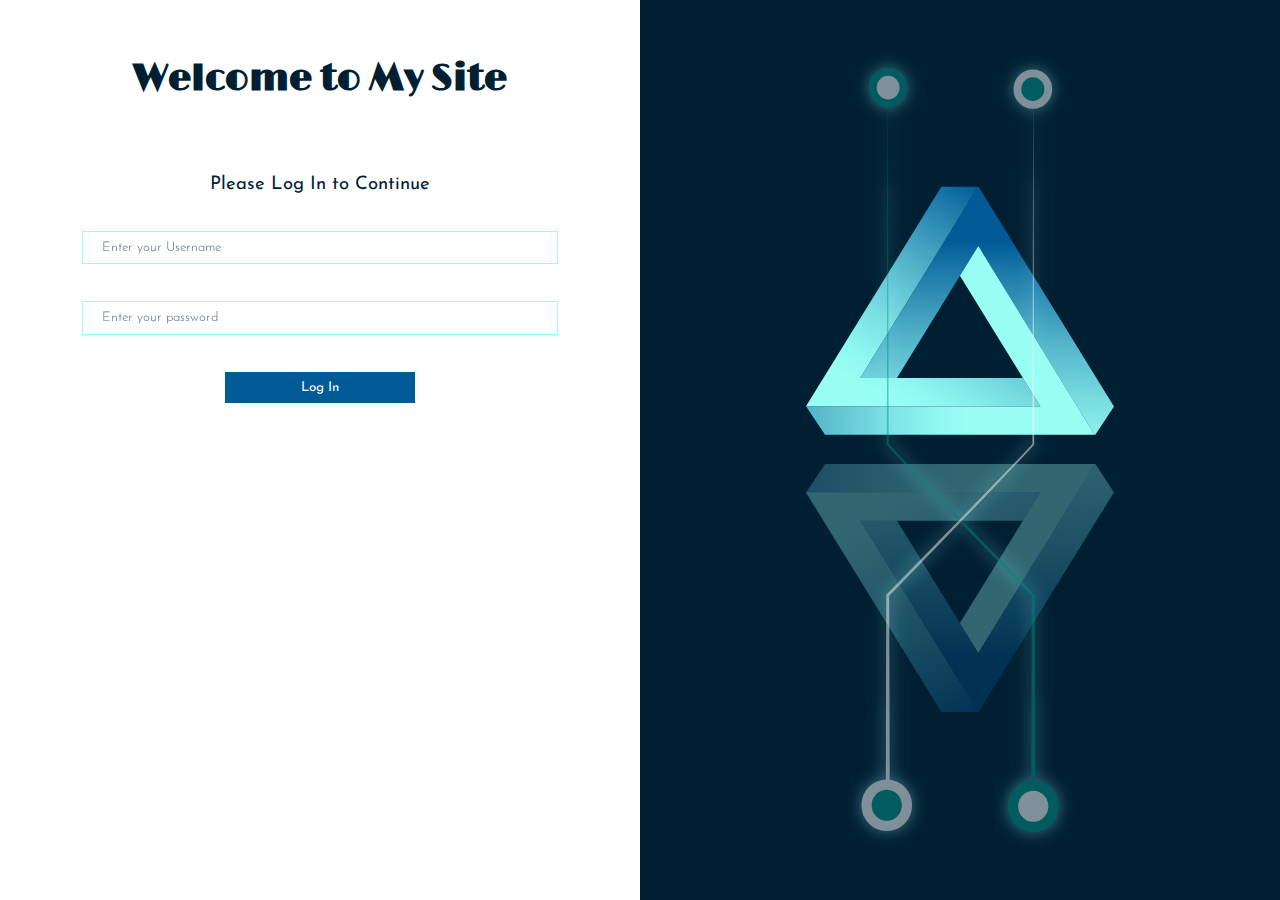
<file: index.html>
<!DOCTYPE html>
<html lang="en">

<head>
    <meta charset="UTF-8">
    <meta name="viewport" content="width=device-width, initial-scale=1.0">
    <title>Log In</title>

    <!-- : font preloads -->
    <link rel="preload" as="font" type="font/woff2"
        href="./Assets/fonts/JosefinSans/josefin-sans-v16-latin-100italic.woff2" crossorigin>
    <link rel="preload" as="font" type="font/woff2" href="./Assets/fonts/JosefinSans/josefin-sans-v16-latin-300.woff2"
        crossorigin>
    <link rel="preload" as="font" type="font/woff2"
        href="./Assets/fonts/JosefinSans/josefin-sans-v16-latin-regular.woff2" crossorigin>
    <link rel="preload" as="font" type="font/woff2" href="./Assets/fonts/JosefinSans/josefin-sans-v16-latin-700.woff2"
        crossorigin>
    <link rel="preload" as="font" type="font/woff2" href="./Assets/fonts/Limelight/limelight-v11-latin-regular.woff2"
        crossorigin>

    <!-- : link stylesheet -->
    <link rel="stylesheet" href="./css/log-in.css">
</head>

<body>
    <div id="logIn-container">
        <main class="log-in">
            <h1>Welcome to My Site</h1>
            <p>Please Log In to Continue</p>
            <form action="./main.html">
                <input type="text" name="uName" placeholder="Enter your Username" required>
                <input type="password" name="pswd" placeholder="Enter your password" required>
                <input type="submit" value="Log In">
            </form>
        </main>
        <aside id="side-logo">
            <img src="./Assets/LOGO.svg" alt="Logo">
        </aside>
    </div>
</body>

</html>
</file>
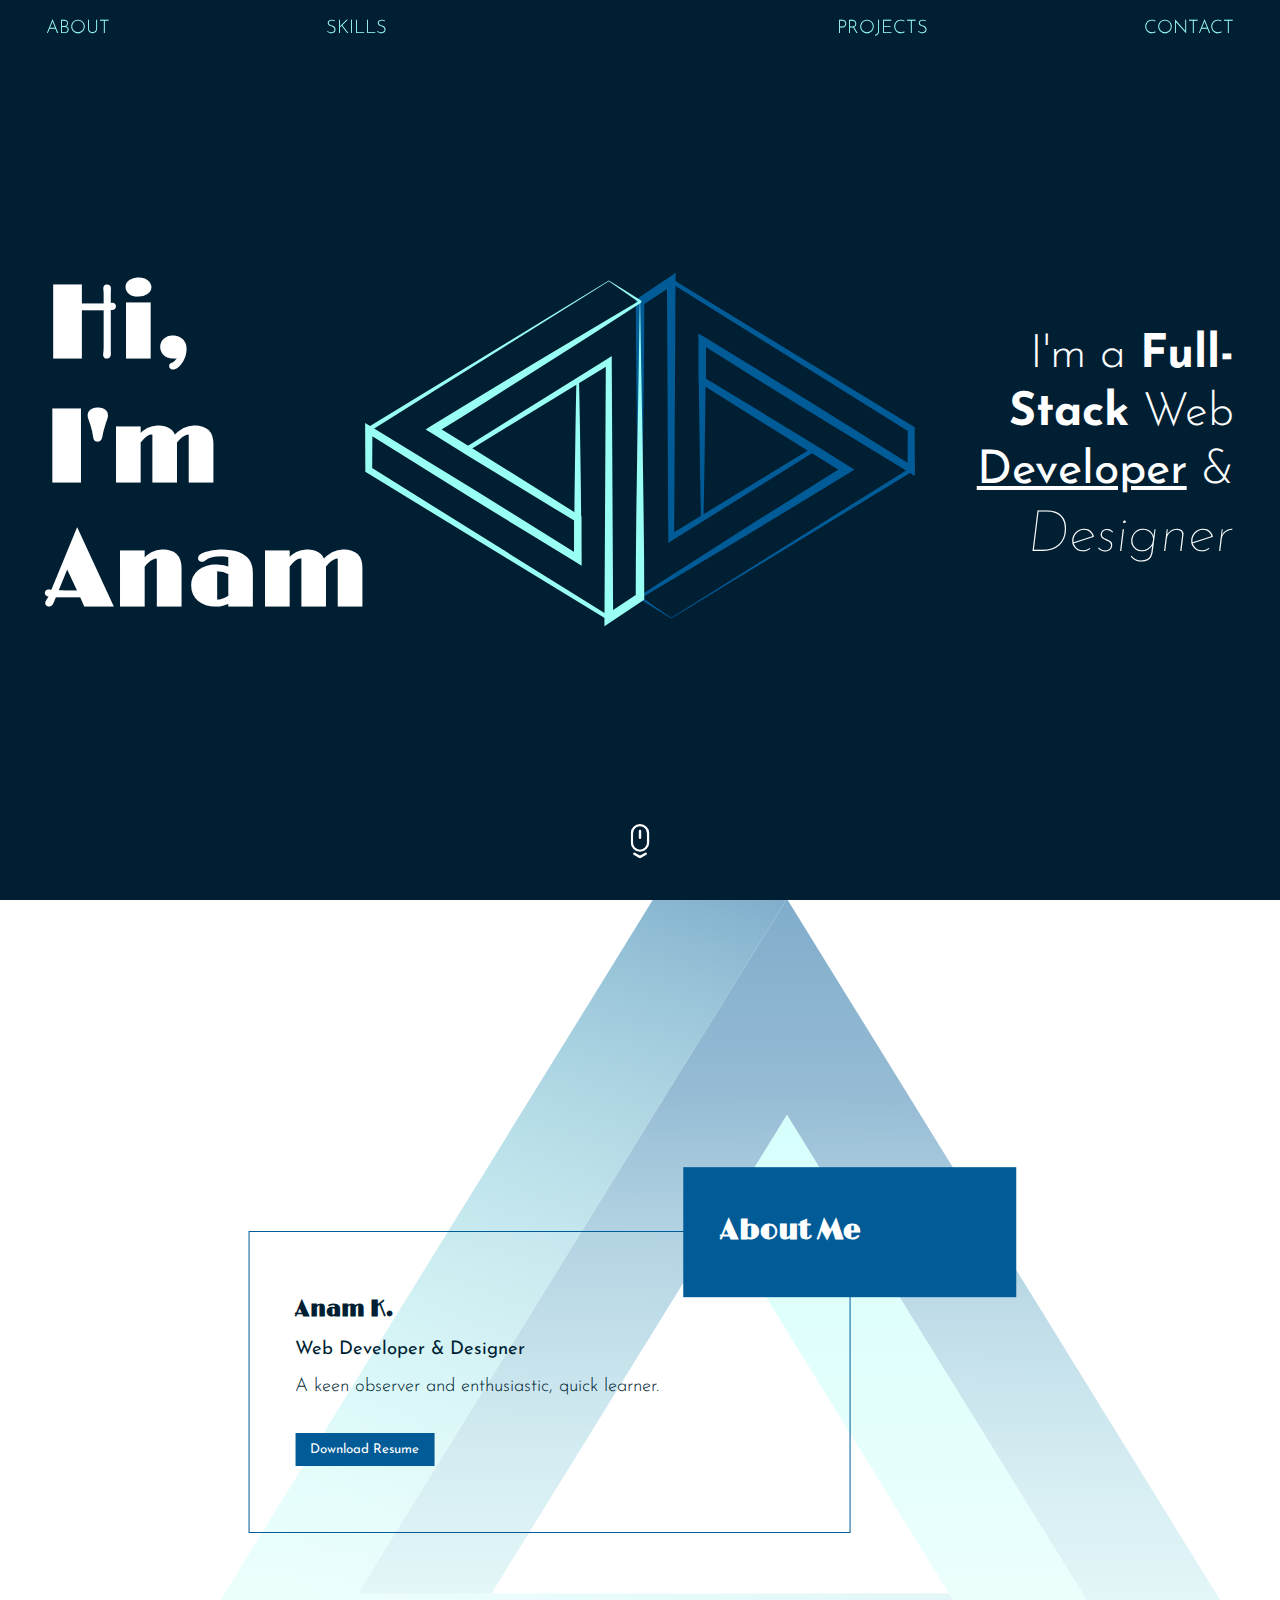
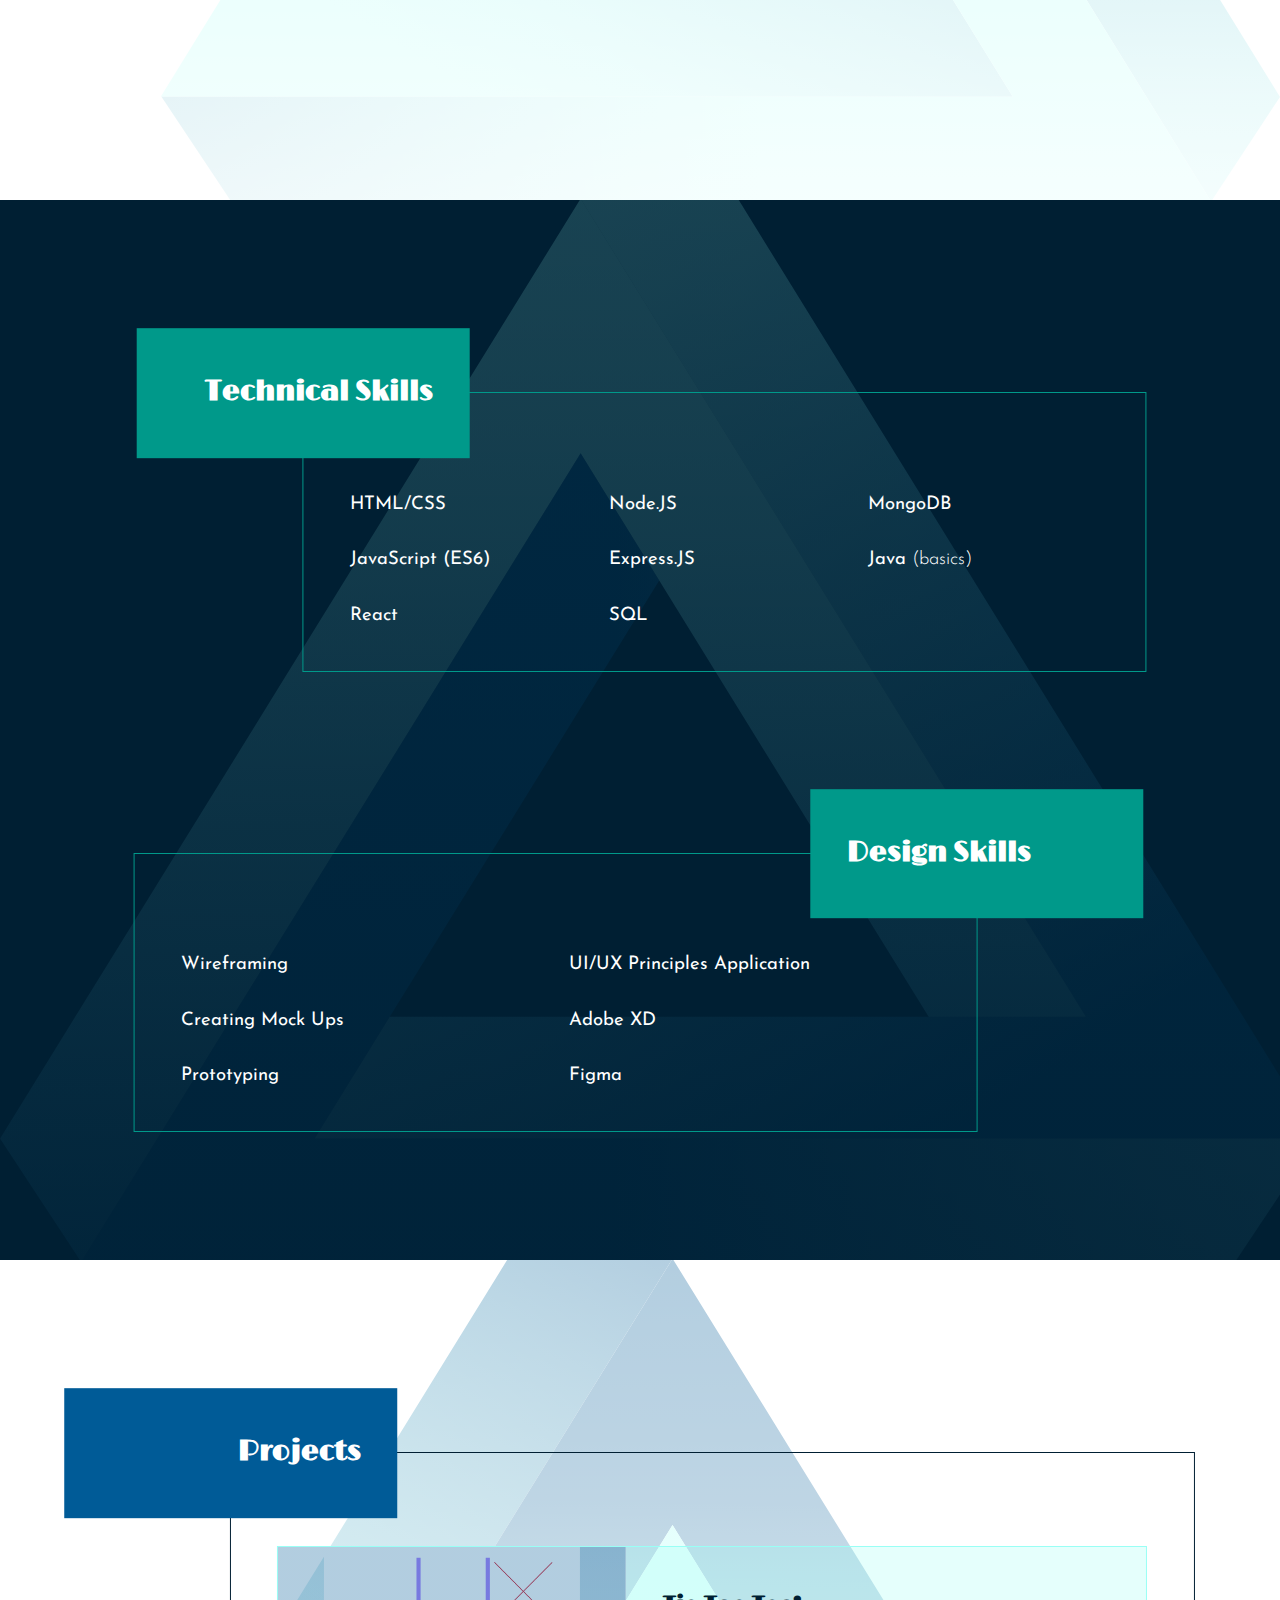
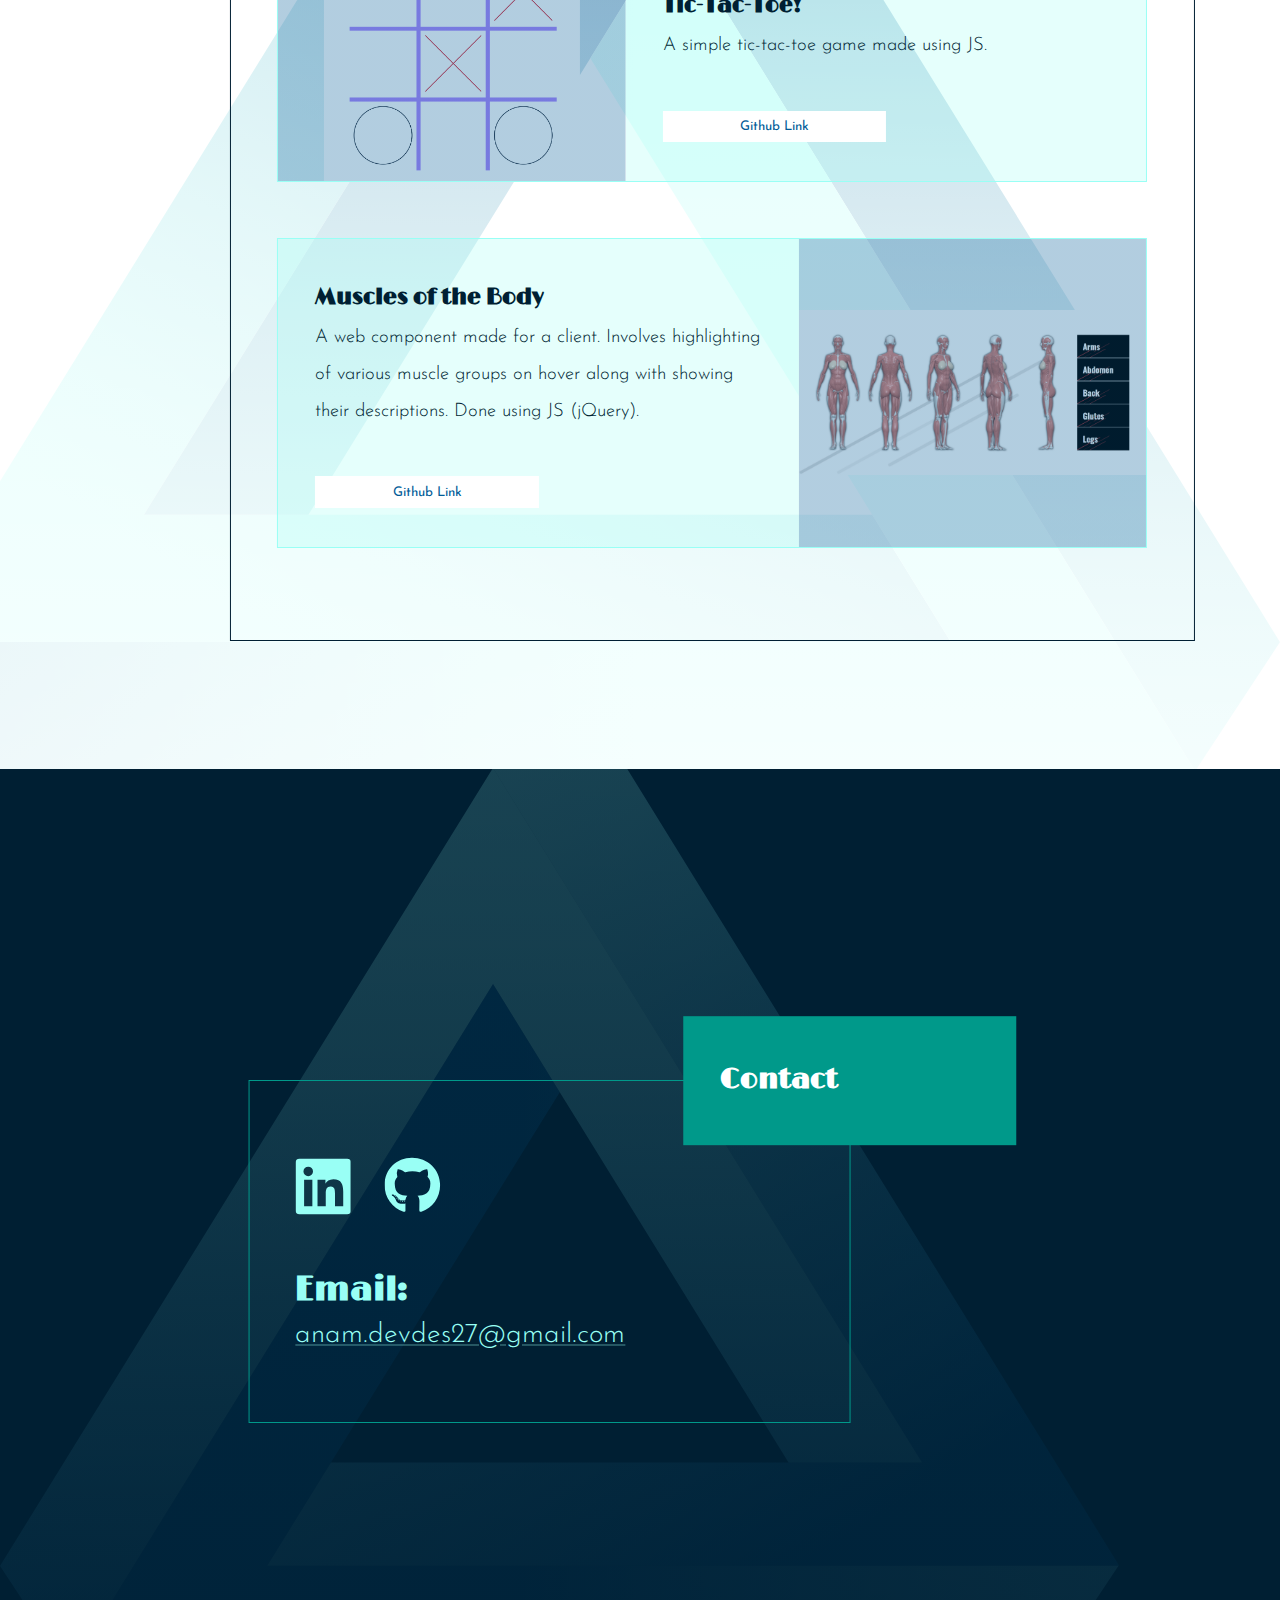
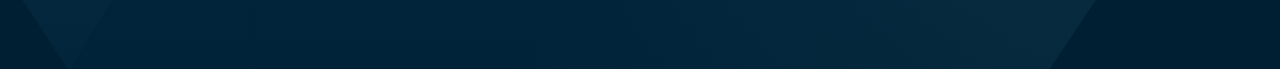
<file: main.html>
<!DOCTYPE html>
<html lang="en">

<head>
    <meta charset="UTF-8">
    <meta name="viewport" content="width=device-width, initial-scale=1.0">
    <title>About Me</title>

    <!-- : font preloads -->
    <link rel="preload" as="font" type="font/woff2"
        href="./Assets/fonts/JosefinSans/josefin-sans-v16-latin-100italic.woff2" crossorigin>
    <link rel="preload" as="font" type="font/woff2" href="./Assets/fonts/JosefinSans/josefin-sans-v16-latin-300.woff2"
        crossorigin>
    <link rel="preload" as="font" type="font/woff2"
        href="./Assets/fonts/JosefinSans/josefin-sans-v16-latin-regular.woff2" crossorigin>
    <link rel="preload" as="font" type="font/woff2" href="./Assets/fonts/JosefinSans/josefin-sans-v16-latin-700.woff2"
        crossorigin>
    <link rel="preload" as="font" type="font/woff2" href="./Assets/fonts/Limelight/limelight-v11-latin-regular.woff2"
        crossorigin>

    <!-- : link stylesheet -->
    <link rel="stylesheet" href="./css/main.css">
</head>

<body>

    <!-- : Navbar -->
    <nav>
        <ul>
            <li><a href="#about">About</a></li>
            <li><a href="#skills">Skills</a></li>
            <li><a href="#hero">M</a></li>   <!-- -- item to place triangle -->
            <li><a href="#projects">Projects</a></li>
            <li><a href="#contact">Contact</a></li>
        </ul>
    </nav>

    <!-- : Hero section -->
    <section id="hero">

        <!-- -- middle illustration -->
        <div class="image">
            <svg xmlns="http://www.w3.org/2000/svg" viewBox="0 0 576.67 335.83">
                <defs>
                    <style>
                        .a {
                            fill: #005b97;
                        }

                        .b {
                            fill: #99fff5;
                        }
                    </style>
                </defs>
                <path class="a"
                    d="M233,157.46l66.85,38,67.35,38.19.54.31.07.64v.13l.1.82-.74.4L218.47,317l-1,.54-1-.57-21-12L192,303l3.5-1.91,64.79-35.3,32.5-17.44c10.83-5.82,21.73-11.52,32.59-17.29l-.06,4-23-13.59-11.51-6.81-11.48-6.86-23-13.73c-7.67-4.56-15.28-9.21-22.91-13.83l-.38-.23v-.41c0-3.78,0-7.55,0-11.27S233.06,161.06,233,157.46Zm.25.43c.19,3.73.43,7.42.67,11s.45,7.15.63,10.7l-.39-.65c7.81,4.3,15.65,8.56,23.42,12.92l23.37,13,11.69,6.51L304.32,218l23.29,13.15,3.59,2-3.65,2C316.76,241.05,306,247,295.18,252.84l-32.45,17.54L197.6,305l.05-3.88,20.87,12.22-2,0L366,233.77l-.64,1.22v-.13l.61.94L299.89,197Z" />
                <path class="a"
                    d="M191.07,133.35l9.82-5.28,10-5.32.36-.19.39.21.33.18.38.21,0,.46.93,18.2.82,18.2c.54,12.13,1.14,24.27,1.61,36.4l1.43,36.41c.46,12.14.91,24.27,1.28,36.41l-3.74-2.16L237.07,255l22.46-12,45-23.88,1.11-.59,1.06.62,20.84,12.21,3.22,1.88L327.44,235,197.18,304.26l-.66.35-.64-.37-.22-.13-.64-.38,0-.73Zm.43.26,6.16,169.31-.67-1.11.22.12-1.3,0L325.48,231.3l-.06,3.62-21-11.95,2.17,0-44.68,24.39-22.36,12.15-22.44,12-3.63,1.94-.12-4.1c-.35-12.14-.62-24.28-.89-36.42l-.73-36.43c-.26-12.14-.37-24.29-.56-36.43l-.26-18.22-.15-18.22.4.67-.32-.19.75,0-10,4.7Z" />
                <path class="a"
                    d="M211.44,123.43l38.17,21.21,38.75,21.44c13,7.24,26,14.47,39.05,21.83L347,199l19.49,11.17,1.18.67.09,1.38,1.48,22.39.32,4.88L365.31,237l-133-77.75,2.69-1.61,2.51,100.75,0,.82-.71.37-20.31,10.8-1.7.91,0-1.92-1.61-73.21Zm.26.43,2.66,73,2.73,72.45-1.75-1,20.19-11-.69,1.2-3.48-100.72-.11-3.21,2.8,1.6,133.86,76.36L364,234.89l-1.39-22.4,1.27,2-18.92-11L326.13,192.4c-12.57-7.41-25.13-15-37.74-22.51L250.32,147Z" />
                <path class="b"
                    d="M343.65,178.37l-66.85-38-67.35-38.19-.54-.31-.07-.64,0-.13-.09-.82.74-.4,148.74-81,1-.55,1,.57,21,12,3.44,2-3.5,1.91L316.4,70,283.89,87.44c-10.83,5.82-21.72,11.52-32.58,17.29l.06-4,23,13.59,11.52,6.81L297.4,128l23,13.72c7.66,4.56,15.27,9.21,22.9,13.83l.38.23v.41c0,3.78,0,7.55,0,11.27S343.62,174.77,343.65,178.37Zm-.26-.43c-.18-3.73-.43-7.42-.67-11s-.44-7.15-.62-10.7l.38.65c-7.81-4.3-15.64-8.56-23.42-12.92l-23.37-13L284,124.42l-11.65-6.57-23.3-13.15-3.59-2,3.65-2c10.8-5.89,21.55-11.85,32.38-17.68L314,65.45l65.13-34.66L379,34.67,358.15,22.45l2,0L210.64,102.06l.64-1.22,0,.13-.61-.94,66.1,38.86Z" />
                <path class="b"
                    d="M385.61,202.48l-9.83,5.28-10,5.32-.36.19-.39-.21-.32-.18-.38-.21,0-.46-.93-18.2-.83-18.2c-.53-12.13-1.14-24.26-1.61-36.4L359.51,103c-.46-12.14-.91-24.27-1.28-36.41L362,68.75,339.6,80.87l-22.45,12-45,23.88-1.1.59-1.06-.62L249.18,104.5,246,102.62l3.26-1.74L379.5,31.57l.66-.35.64.37.21.13.65.38,0,.73Zm-.43-.26L379,32.91l.67,1.12-.22-.13,1.3,0L251.2,104.53l.05-3.62,21,12-2.16,0,44.67-24.39,22.37-12.15,22.44-12,3.62-1.94.12,4.1q.53,18.21.89,36.42l.74,36.43c.25,12.14.37,24.29.56,36.43l.25,18.22.16,18.22-.4-.67.31.19-.75,0,10-4.7Z" />
                <path class="b"
                    d="M365.24,212.4l-38.18-21.21-38.74-21.44c-13-7.24-26-14.46-39.06-21.83l-19.55-11-19.49-11.17L209,125l-.09-1.38-1.48-22.39-.32-4.88,4.22,2.46L344.42,176.6l-2.69,1.61L339.22,77.46l0-.82.71-.37,20.31-10.8,1.71-.91,0,1.92,1.61,73.21ZM365,212l-2.67-73-2.72-72.45,1.75,1-20.19,11,.69-1.2,3.48,100.72.11,3.21-2.81-1.6L208.77,103.35l3.89-2.41,1.39,22.4-1.27-2,18.91,11,18.85,11.13c12.58,7.41,25.13,15,37.75,22.51l38.06,22.9Z" />
            </svg>
        </div>

        <!-- -- Name -->
        <div class="name">
            <h1>Hi, I'm Anam</h1>
        </div>

        <!-- -- Description -->
        <div class="desc">
            <p>I'm a <span>Full-Stack</span> Web <span>Developer</span> & <span>Designer</span></p>
        </div>

        <!-- -- Scroll icon SVG -->
        <div class="scroll-icon">
            <svg id="Layer_1" data-name="Layer 1" xmlns="http://www.w3.org/2000/svg" viewBox="0 0 25 46.35">
                <title>Scroll</title>
                <path id="Mouse_Body" data-name="Mouse Body"
                    d="M12.5,3.13a9.39,9.39,0,0,0-9.37,9.4V25.07a9.38,9.38,0,1,0,18.75,0V12.53A9.4,9.4,0,0,0,12.5,3.13ZM12.5,0A12.51,12.51,0,0,1,25,12.53V25.07a12.5,12.5,0,1,1-25,0V12.53A12.51,12.51,0,0,1,12.5,0Z"
                    transform="translate(0 0)" />
                <path id="Scrolling_Button" data-name="Scrolling Button"
                    d="M10.85,9.47a1.65,1.65,0,1,1,3.3,0v9a1.65,1.65,0,1,1-3.3,0Z" transform="translate(0 0)" />
                <path id="Arrow"
                    d="M21.63,39.34a1.65,1.65,0,0,0-2.26-.62l-6.86,4-6.86-4,0,0a1.64,1.64,0,0,0-2.25.65A1.71,1.71,0,0,0,4,41.64l7.34,4.26a1.74,1.74,0,0,0,2.27,0l7.4-4.3A1.7,1.7,0,0,0,21.63,39.34Z" />
            </svg>
        </div>
    </section>

    <!-- : Main Section -->
    <main>

        <!-- -- Tag descriptions:
            SECTION: each section is put in a section tag
            DESCRIPTION: all the content is placed inside description class
            TITLE-DIV: the title of each section is in this class (h2)
         -->

        <!-- -- ABOUT SECTION -->
        <section id="about" class="item">
            <div class="description">
                <h2 class="title-div">About Me</h2>
                <h3>Anam K.</h3>
                <h4>Web Developer & Designer</h4>
                <p>A keen observer and enthusiastic, quick learner. </p>
                <button class="btn desc-btn">Download Resume</button>
            </div>
        </section>

        <!-- -- SKILLS SECTION -->
        <section id="skills" class="item">

            <!-- Technical Skills -->
            <div class="tech description">
                <h2 class="title-div">Technical Skills</h2>
                <ul class="skills-list">
                    <li>HTML/CSS</li>
                    <li>Node.JS</li>
                    <li>MongoDB</li>
                    <li>JavaScript (ES6)</li>
                    <li>Express.JS</li>
                    <li>Java <span>(basics)</span></li>
                    <li>React</li>
                    <li>SQL</li>
                </ul>
            </div>

            <!-- Design Skills -->
            <div class="design description">
                <h2 class="title-div">Design Skills</h2>
                <ul class="skills-list">
                    <li>Wireframing</li>
                    <li>UI/UX Principles Application</li>
                    <li>Creating Mock Ups</li>
                    <li>Adobe XD</li>
                    <li>Prototyping</li>
                    <li>Figma</li>
                </ul>
            </div>

        </section>

        <!-- -- PROJECTS SECTION -->
        <section id="projects" class="item">
            <div class="description">
                <h2 class="title-div">Projects</h2>

                <!-- -- Tag descriptions:
                    PROJECT(no.): each project is put in a project div
                    TEXT: all the text is placed inside this class (including button)
                    IMAGE: the image pertaining to a project is put in this div
                -->

                <!-- First Project -->
                <div class="project-item project1">
                    <div class="image"></div>
                    <div class="text">
                        <h3>Tic-Tac-Toe!</h3>
                        <p>A simple tic-tac-toe game made using JS.</p>
                        <button class="btn git-btn">Github Link</button>
                    </div>
                </div>

                <!-- Second Project -->
                <div class="project-item project2">
                    <div class="text">
                        <h3>Muscles of the Body</h3>
                        <p>A web component made for a client. Involves highlighting of various muscle groups on hover along with showing their descriptions. Done using JS (jQuery).</p>
                        <button class="btn git-btn">Github Link</button>
                    </div>
                    <div class="image"></div>
                </div>
            </div>
        </section>

        <!-- -- CONTACT SECTION -->
        <section id="contact" class="item">
            <div class="description">
                <h2 class="title-div">Contact</h2>

                <!-- Social Media Icons -->
                <div class="social">

                    <!-- Linked In -->
                    <a href="#">
                        <svg xmlns="http://www.w3.org/2000/svg" width="95" height="95" viewBox="0 0 95 95">
                            <defs>
                                <style>
                                    .li {
                                        fill: #99fff5;
                                    }
                                </style>
                            </defs>
                            <path class="li"
                                d="M88.214,32H6.765A6.815,6.815,0,0,0,0,38.849v81.3A6.815,6.815,0,0,0,6.765,127h81.45A6.833,6.833,0,0,0,95,120.151v-81.3A6.833,6.833,0,0,0,88.214,32Zm-59.5,81.429H14.632V68.092h14.1v45.337ZM21.672,61.9a8.164,8.164,0,1,1,8.164-8.164A8.168,8.168,0,0,1,21.672,61.9Zm59.82,51.529H67.412V91.375c0-5.259-.106-12.023-7.316-12.023-7.337,0-8.461,5.725-8.461,11.642v22.435H37.555V68.092H51.063v6.192h.191c1.887-3.563,6.489-7.316,13.338-7.316,14.25,0,16.9,9.394,16.9,21.608Z"
                                transform="translate(0 -32)" />
                        </svg>
                    </a>

                    <!-- GitHub -->
                    <a href="#">
                        <svg xmlns="http://www.w3.org/2000/svg" width="100" height="97.502" viewBox="0 0 100 97.502">
                            <defs>
                                <style>
                                    .git {
                                        fill: #99fff5;
                                    }
                                </style>
                            </defs>
                            <path class="git"
                                d="M33.448,86.508c0,.4-.464.726-1.048.726-.665.06-1.129-.262-1.129-.726,0-.4.464-.726,1.048-.726C32.923,85.722,33.448,86.044,33.448,86.508Zm-6.27-.907c-.141.4.262.867.867.988a.946.946,0,0,0,1.25-.4c.121-.4-.262-.867-.867-1.048a1.035,1.035,0,0,0-1.25.464Zm8.911-.343c-.585.141-.988.524-.927.988.06.4.585.665,1.19.524.585-.141.988-.524.927-.927C37.218,85.46,36.673,85.2,36.089,85.258ZM49.355,8C21.391,8,0,29.23,0,57.194a50.546,50.546,0,0,0,34.173,48.226c2.581.464,3.488-1.129,3.488-2.439,0-1.25-.06-8.145-.06-12.379,0,0-14.113,3.024-17.077-6.008,0,0-2.3-5.867-5.6-7.379,0,0-4.617-3.165.323-3.1a10.642,10.642,0,0,1,7.782,5.2c4.415,7.782,11.815,5.544,14.7,4.214a11.206,11.206,0,0,1,3.226-6.794c-11.27-1.25-22.641-2.883-22.641-22.278,0-5.544,1.532-8.327,4.758-11.875a19.049,19.049,0,0,1,.524-13.689C27.8,27.577,37.5,34.331,37.5,34.331a47.63,47.63,0,0,1,25.323,0s9.7-6.774,13.911-5.444c2.762,7,1.048,12.379.524,13.689,3.226,3.569,5.2,6.351,5.2,11.875,0,19.456-11.875,21.008-23.145,22.278,1.855,1.593,3.427,4.617,3.427,9.355,0,6.794-.06,15.2-.06,16.855,0,1.31.927,2.9,3.488,2.44C86.331,98.685,100,79.552,100,57.194,100,29.23,77.319,8,49.355,8ZM19.6,77.536c-.262.2-.2.665.141,1.048.323.323.786.464,1.048.2.262-.2.2-.665-.141-1.048C20.323,77.415,19.859,77.274,19.6,77.536ZM17.419,75.9c-.141.262.06.585.464.786a.6.6,0,0,0,.867-.141c.141-.262-.06-.585-.464-.786C17.883,75.641,17.56,75.7,17.419,75.9Zm6.532,7.177c-.323.262-.2.867.262,1.25.464.464,1.048.524,1.31.2.262-.262.141-.867-.262-1.25C24.819,82.819,24.214,82.758,23.952,83.081Zm-2.3-2.964c-.323.2-.323.726,0,1.19s.867.665,1.129.464a.92.92,0,0,0,0-1.25c-.282-.464-.806-.665-1.129-.4Z"
                                transform="translate(0 -8)" />
                        </svg>
                    </a>

                </div>

                <!-- Email -->
                <div class="email">
                    <h3>Email:</h3>
                    <p><a href="mailto:anam.devdes27@gmail.com">anam.devdes27@gmail.com</a></p>
                </div>

            </div>
        </section>

    </main>

</body>

</html>
</file>
<file: css/log-in.css>
/* josefin-sans-300 - latin */
@font-face {
  font-family: 'Josefin Sans';
  font-style: normal;
  font-weight: 300;
  src: url("../Assets/fonts/JosefinSans/josefin-sans-v16-latin-300.eot");
  /* IE9 Compat Modes */
  src: local(""), url("../Assets/fonts/JosefinSans/josefin-sans-v16-latin-300.eot?#iefix") format("embedded-opentype"), url("../Assets/fonts/JosefinSans/josefin-sans-v16-latin-300.woff2") format("woff2"), url("../Assets/fonts/JosefinSans/josefin-sans-v16-latin-300.woff") format("woff"), url("../Assets/fonts/JosefinSans/josefin-sans-v16-latin-300.ttf") format("truetype"), url("../Assets/fonts/JosefinSans/josefin-sans-v16-latin-300.svg#JosefinSans") format("svg");
  /* Legacy iOS */
}

/* josefin-sans-regular - latin */
@font-face {
  font-family: 'Josefin Sans';
  font-style: normal;
  font-weight: 400;
  src: url("../Assets/fonts/JosefinSans/josefin-sans-v16-latin-regular.eot");
  /* IE9 Compat Modes */
  src: local(""), url("../Assets/fonts/JosefinSans/josefin-sans-v16-latin-regular.eot?#iefix") format("embedded-opentype"), url("../Assets/fonts/JosefinSans/josefin-sans-v16-latin-regular.woff2") format("woff2"), url("../Assets/fonts/JosefinSans/josefin-sans-v16-latin-regular.woff") format("woff"), url("../Assets/fonts/JosefinSans/josefin-sans-v16-latin-regular.ttf") format("truetype"), url("../Assets/fonts/JosefinSans/josefin-sans-v16-latin-regular.svg#JosefinSans") format("svg");
  /* Legacy iOS */
}

/* josefin-sans-700 - latin */
@font-face {
  font-family: 'Josefin Sans';
  font-style: normal;
  font-weight: 700;
  src: url("../Assets/fonts/JosefinSans/josefin-sans-v16-latin-700.eot");
  /* IE9 Compat Modes */
  src: local(""), url("../Assets/fonts/JosefinSans/josefin-sans-v16-latin-700.eot?#iefix") format("embedded-opentype"), url("../Assets/fonts/JosefinSans/josefin-sans-v16-latin-700.woff2") format("woff2"), url("../Assets/fonts/JosefinSans/josefin-sans-v16-latin-700.woff") format("woff"), url("../Assets/fonts/JosefinSans/josefin-sans-v16-latin-700.ttf") format("truetype"), url("../Assets/fonts/JosefinSans/josefin-sans-v16-latin-700.svg#JosefinSans") format("svg");
  /* Legacy iOS */
}

/* josefin-sans-100italic - latin */
@font-face {
  font-family: 'Josefin Sans';
  font-style: italic;
  font-weight: 100;
  src: url("../Assets/fonts/JosefinSans/josefin-sans-v16-latin-100italic.eot");
  /* IE9 Compat Modes */
  src: local(""), url("../Assets/fonts/JosefinSans/josefin-sans-v16-latin-100italic.eot?#iefix") format("embedded-opentype"), url("../Assets/fonts/JosefinSans/josefin-sans-v16-latin-100italic.woff2") format("woff2"), url("../Assets/fonts/JosefinSans/josefin-sans-v16-latin-100italic.woff") format("woff"), url("../Assets/fonts/JosefinSans/josefin-sans-v16-latin-100italic.ttf") format("truetype"), url("../Assets/fonts/JosefinSans/josefin-sans-v16-latin-100italic.svg#JosefinSans") format("svg");
  /* Legacy iOS */
}

/* limelight-regular - latin */
@font-face {
  font-family: 'Limelight';
  font-style: normal;
  font-weight: 400;
  src: url("../Assets/fonts/Limelight/limelight-v11-latin-regular.eot");
  /* IE9 Compat Modes */
  src: local(""), url("../Assets/fonts/Limelight/limelight-v11-latin-regular.eot?#iefix") format("embedded-opentype"), url("../Assets/fonts/Limelight/limelight-v11-latin-regular.woff2") format("woff2"), url("../Assets/fonts/Limelight/limelight-v11-latin-regular.woff") format("woff"), url("../Assets/fonts/Limelight/limelight-v11-latin-regular.ttf") format("truetype"), url("../Assets/fonts/Limelight/limelight-v11-latin-regular.svg#Limelight") format("svg");
  /* Legacy iOS */
}

* {
  margin: 0;
  padding: 0;
  -webkit-box-sizing: border-box;
          box-sizing: border-box;
}

a {
  color: inherit;
  text-decoration: none;
}

html, body {
  font-family: "Josefin Sans", sans-serif;
  font-weight: 300;
  font-size: calc(14px + (20 - 14) * ((100vw - 300px) / (1600 - 300)));
  color: #001F33;
  overflow-x: hidden;
}

h1, h2, h3 {
  font-family: "Limelight", serif;
}

h4 {
  font-weight: 400;
}

#logIn-container {
  width: 100%;
  height: 100vh;
  text-align: center;
  display: -webkit-box;
  display: -ms-flexbox;
  display: flex;
}

.log-in {
  width: 50%;
  background-color: #fff;
  padding: 3rem;
}

.log-in p {
  margin: 4rem auto 2rem;
  font-weight: 400;
}

.log-in form {
  display: -webkit-box;
  display: -ms-flexbox;
  display: flex;
  -webkit-box-orient: vertical;
  -webkit-box-direction: normal;
      -ms-flex-direction: column;
          flex-direction: column;
  -webkit-box-align: center;
      -ms-flex-align: center;
          align-items: center;
  width: 90%;
  margin: auto;
}

.log-in form input[type="text"],
.log-in form input[type="password"] {
  width: 100%;
  margin-bottom: 2rem;
  border: 1px solid #99FFF5;
  padding: 0.5rem 1rem;
  font-family: "Josefin Sans", sans-serif;
  font-weight: 400;
  color: #001F33;
}

.log-in form input[type="text"]:focus,
.log-in form input[type="password"]:focus {
  outline: none;
  border-color: #00998A;
}

.log-in form input[type="text"]::-webkit-input-placeholder,
.log-in form input[type="password"]::-webkit-input-placeholder {
  font-weight: 300;
  color: #001F33;
  opacity: 0.7;
}

.log-in form input[type="text"]:-ms-input-placeholder,
.log-in form input[type="password"]:-ms-input-placeholder {
  font-weight: 300;
  color: #001F33;
  opacity: 0.7;
}

.log-in form input[type="text"]::-ms-input-placeholder,
.log-in form input[type="password"]::-ms-input-placeholder {
  font-weight: 300;
  color: #001F33;
  opacity: 0.7;
}

.log-in form input[type="text"]::placeholder,
.log-in form input[type="password"]::placeholder {
  font-weight: 300;
  color: #001F33;
  opacity: 0.7;
}

.log-in form input[type="submit"] {
  width: 40%;
  padding: 0.5rem 0.75rem;
  font-family: "Josefin Sans", sans-serif;
  font-weight: 400;
  color: #fff;
  border: none;
  background-color: #005B97;
  -webkit-transition: background-color 0.3s ease-in-out;
  transition: background-color 0.3s ease-in-out;
  cursor: pointer;
}

.log-in form input[type="submit"]:hover, .log-in form input[type="submit"]:focus, .log-in form input[type="submit"]:active {
  background-color: #00998A;
  outline: none;
}

#side-logo {
  -webkit-box-flex: 1;
      -ms-flex: 1;
          flex: 1;
  width: 100%;
  background-color: #001F33;
  display: -webkit-box;
  display: -ms-flexbox;
  display: flex;
  -webkit-box-align: center;
      -ms-flex-align: center;
          align-items: center;
  -webkit-box-pack: center;
      -ms-flex-pack: center;
          justify-content: center;
}

#side-logo img {
  height: 90%;
}
/*# sourceMappingURL=log-in.css.map */
</file>
<file: css/main.css>
/* josefin-sans-300 - latin */
@font-face {
  font-family: 'Josefin Sans';
  font-style: normal;
  font-weight: 300;
  src: url("../Assets/fonts/JosefinSans/josefin-sans-v16-latin-300.eot");
  /* IE9 Compat Modes */
  src: local(""), url("../Assets/fonts/JosefinSans/josefin-sans-v16-latin-300.eot?#iefix") format("embedded-opentype"), url("../Assets/fonts/JosefinSans/josefin-sans-v16-latin-300.woff2") format("woff2"), url("../Assets/fonts/JosefinSans/josefin-sans-v16-latin-300.woff") format("woff"), url("../Assets/fonts/JosefinSans/josefin-sans-v16-latin-300.ttf") format("truetype"), url("../Assets/fonts/JosefinSans/josefin-sans-v16-latin-300.svg#JosefinSans") format("svg");
  /* Legacy iOS */
}

/* josefin-sans-regular - latin */
@font-face {
  font-family: 'Josefin Sans';
  font-style: normal;
  font-weight: 400;
  src: url("../Assets/fonts/JosefinSans/josefin-sans-v16-latin-regular.eot");
  /* IE9 Compat Modes */
  src: local(""), url("../Assets/fonts/JosefinSans/josefin-sans-v16-latin-regular.eot?#iefix") format("embedded-opentype"), url("../Assets/fonts/JosefinSans/josefin-sans-v16-latin-regular.woff2") format("woff2"), url("../Assets/fonts/JosefinSans/josefin-sans-v16-latin-regular.woff") format("woff"), url("../Assets/fonts/JosefinSans/josefin-sans-v16-latin-regular.ttf") format("truetype"), url("../Assets/fonts/JosefinSans/josefin-sans-v16-latin-regular.svg#JosefinSans") format("svg");
  /* Legacy iOS */
}

/* josefin-sans-700 - latin */
@font-face {
  font-family: 'Josefin Sans';
  font-style: normal;
  font-weight: 700;
  src: url("../Assets/fonts/JosefinSans/josefin-sans-v16-latin-700.eot");
  /* IE9 Compat Modes */
  src: local(""), url("../Assets/fonts/JosefinSans/josefin-sans-v16-latin-700.eot?#iefix") format("embedded-opentype"), url("../Assets/fonts/JosefinSans/josefin-sans-v16-latin-700.woff2") format("woff2"), url("../Assets/fonts/JosefinSans/josefin-sans-v16-latin-700.woff") format("woff"), url("../Assets/fonts/JosefinSans/josefin-sans-v16-latin-700.ttf") format("truetype"), url("../Assets/fonts/JosefinSans/josefin-sans-v16-latin-700.svg#JosefinSans") format("svg");
  /* Legacy iOS */
}

/* josefin-sans-100italic - latin */
@font-face {
  font-family: 'Josefin Sans';
  font-style: italic;
  font-weight: 100;
  src: url("../Assets/fonts/JosefinSans/josefin-sans-v16-latin-100italic.eot");
  /* IE9 Compat Modes */
  src: local(""), url("../Assets/fonts/JosefinSans/josefin-sans-v16-latin-100italic.eot?#iefix") format("embedded-opentype"), url("../Assets/fonts/JosefinSans/josefin-sans-v16-latin-100italic.woff2") format("woff2"), url("../Assets/fonts/JosefinSans/josefin-sans-v16-latin-100italic.woff") format("woff"), url("../Assets/fonts/JosefinSans/josefin-sans-v16-latin-100italic.ttf") format("truetype"), url("../Assets/fonts/JosefinSans/josefin-sans-v16-latin-100italic.svg#JosefinSans") format("svg");
  /* Legacy iOS */
}

/* limelight-regular - latin */
@font-face {
  font-family: 'Limelight';
  font-style: normal;
  font-weight: 400;
  src: url("../Assets/fonts/Limelight/limelight-v11-latin-regular.eot");
  /* IE9 Compat Modes */
  src: local(""), url("../Assets/fonts/Limelight/limelight-v11-latin-regular.eot?#iefix") format("embedded-opentype"), url("../Assets/fonts/Limelight/limelight-v11-latin-regular.woff2") format("woff2"), url("../Assets/fonts/Limelight/limelight-v11-latin-regular.woff") format("woff"), url("../Assets/fonts/Limelight/limelight-v11-latin-regular.ttf") format("truetype"), url("../Assets/fonts/Limelight/limelight-v11-latin-regular.svg#Limelight") format("svg");
  /* Legacy iOS */
}

* {
  margin: 0;
  padding: 0;
  -webkit-box-sizing: border-box;
          box-sizing: border-box;
}

a {
  color: inherit;
  text-decoration: none;
}

html, body {
  font-family: "Josefin Sans", sans-serif;
  font-weight: 300;
  font-size: calc(14px + (20 - 14) * ((100vw - 300px) / (1600 - 300)));
  color: #001F33;
  overflow-x: hidden;
}

h1, h2, h3 {
  font-family: "Limelight", serif;
}

h4 {
  font-weight: 400;
}

nav {
  position: fixed;
  top: 0;
  left: 0;
  width: 100%;
  z-index: 100;
  background-color: rgba(0, 31, 51, 0.5);
}

nav ul {
  display: -webkit-box;
  display: -ms-flexbox;
  display: flex;
  -webkit-box-pack: justify;
      -ms-flex-pack: justify;
          justify-content: space-between;
  -webkit-box-align: center;
      -ms-flex-align: center;
          align-items: center;
  list-style-type: none;
  padding: 1rem 2.5rem;
  color: #99FFF5;
  text-transform: uppercase;
  font-weight: 100;
}

nav li:nth-of-type(3) {
  opacity: 0;
}

nav a {
  -webkit-transition: color 0.5s ease;
  transition: color 0.5s ease;
}

nav a:hover {
  color: #fff;
}

main section {
  min-height: 100vh;
  padding: 15% 2rem 10%;
  position: relative;
}

#hero {
  background-color: #001F33;
  color: #fff;
  height: 100vh;
  position: relative;
}

#hero .image {
  height: 100%;
  width: 100%;
  display: -webkit-box;
  display: -ms-flexbox;
  display: flex;
  -webkit-box-pack: center;
      -ms-flex-pack: center;
          justify-content: center;
  -webkit-box-align: center;
      -ms-flex-align: center;
          align-items: center;
}

#hero .image svg {
  width: 75%;
  -webkit-transform: rotate(-120deg);
          transform: rotate(-120deg);
  -webkit-transform-origin: center;
          transform-origin: center;
}

#hero .name {
  position: absolute;
  bottom: 50%;
  left: 2.5rem;
  -webkit-transform: translateY(50%);
          transform: translateY(50%);
  display: inline-block;
  width: 25%;
  font-size: 2.75rem;
}

#hero .desc {
  position: absolute;
  top: 50%;
  right: 2.5rem;
  -webkit-transform: translateY(-50%);
          transform: translateY(-50%);
  display: inline-block;
  font-size: 2.5rem;
  width: 25%;
  font-family: "Josefin Sans", sans-serif;
  text-align: right;
  line-height: 1.25;
}

#hero .desc p span:nth-child(1) {
  font-weight: 700;
}

#hero .desc p span:nth-child(2) {
  font-weight: 400;
  text-decoration: underline;
}

#hero .desc p span:nth-child(3) {
  font-weight: 100;
  font-style: italic;
  font-size: 1.25em;
}

#hero .scroll-icon {
  position: absolute;
  bottom: 2rem;
  left: 50%;
  -webkit-transform: translatex(-50%);
          transform: translatex(-50%);
  width: 1rem;
}

#hero .scroll-icon svg {
  fill: #fff;
}

#hero .scroll-icon svg path#Arrow {
  -webkit-animation: upDown 0.5s ease-in-out infinite alternate;
          animation: upDown 0.5s ease-in-out infinite alternate;
}

@-webkit-keyframes upDown {
  from {
    -webkit-transform: translateY(-3px);
            transform: translateY(-3px);
  }
  to {
    -webkit-transform: translateY(0);
            transform: translateY(0);
  }
}

@keyframes upDown {
  from {
    -webkit-transform: translateY(-3px);
            transform: translateY(-3px);
  }
  to {
    -webkit-transform: translateY(0);
            transform: translateY(0);
  }
}

.item {
  display: -webkit-box;
  display: -ms-flexbox;
  display: flex;
}

.item .description {
  border-width: 1px;
  border-style: solid;
  padding: 3rem 2.5rem 3.5rem;
  line-height: 2;
  position: relative;
}

.item .title-div {
  position: absolute;
  top: 0;
  color: #fff;
  width: 18rem;
  padding: 2rem;
}

.item .btn {
  font-family: "Josefin Sans", sans-serif;
  font-weight: 400;
  padding: 0.5rem 0.75rem;
  margin-top: 1.5rem;
  cursor: pointer;
  -webkit-transition-duration: 0.3s;
          transition-duration: 0.3s;
  -webkit-transition-timing-function: ease-in-out;
          transition-timing-function: ease-in-out;
}

.item .btn:hover, .item .btn:focus, .item .btn:active {
  outline: none;
}

#about {
  background: -webkit-gradient(linear, left top, left bottom, from(rgba(255, 255, 255, 0.5)), to(rgba(255, 255, 255, 0.9))), url("../Assets/GradientTriangle-original.svg");
  background: linear-gradient(rgba(255, 255, 255, 0.5), rgba(255, 255, 255, 0.9)), url("../Assets/GradientTriangle-original.svg");
  background-repeat: no-repeat;
  background-position: right top;
  background-size: contain;
  -webkit-box-pack: center;
      -ms-flex-pack: center;
          justify-content: center;
  -webkit-box-align: center;
      -ms-flex-align: center;
          align-items: center;
}

#about .description {
  border-color: #005B97;
  width: 50%;
  -webkit-transform: translateX(-15%);
          transform: translateX(-15%);
}

#about .title-div {
  right: 0;
  -webkit-transform: translate(50%, -50%);
          transform: translate(50%, -50%);
  background-color: #005B97;
}

#about .desc-btn {
  background-color: #005B97;
  color: #fff;
  border: 1px solid transparent;
  -webkit-transition-property: background-color, border;
  transition-property: background-color, border;
}

#about .desc-btn:hover, #about .desc-btn:focus, #about .desc-btn:active {
  background-color: #fff;
  border: 1px solid #005B97;
  color: #005B97;
}

#skills {
  background: -webkit-gradient(linear, left top, left bottom, from(rgba(0, 31, 51, 0.5)), to(rgba(0, 31, 51, 0.8))), url("../Assets/GradientTriangle-Shadow.svg"), #001F33;
  background: linear-gradient(rgba(0, 31, 51, 0.5), rgba(0, 31, 51, 0.8)), url("../Assets/GradientTriangle-Shadow.svg"), #001F33;
  background-repeat: no-repeat;
  background-position: left top;
  background-size: cover;
  -webkit-box-orient: vertical;
  -webkit-box-direction: normal;
      -ms-flex-direction: column;
          flex-direction: column;
  -webkit-box-pack: start;
      -ms-flex-pack: start;
          justify-content: flex-start;
  -webkit-box-align: center;
      -ms-flex-align: center;
          align-items: center;
  color: #fff;
}

#skills .description {
  border-color: #00998A;
  width: 70%;
}

#skills .title-div {
  background-color: #00998A;
}

#skills .skills-list {
  width: 100%;
  list-style-type: none;
  display: -ms-grid;
  display: grid;
  -ms-grid-columns: (minmax(30%, 1fr))[auto-fit];
      grid-template-columns: repeat(auto-fit, minmax(30%, 1fr));
  grid-row-gap: 1rem;
  grid-column-gap: 1.5rem;
  margin-top: 2rem;
}

#skills .skills-list li {
  font-weight: 400;
  text-decoration: underline;
  -webkit-text-decoration-color: rgba(255, 255, 255, 0);
          text-decoration-color: rgba(255, 255, 255, 0);
  -webkit-transition: color, -webkit-text-decoration-color 0.5s ease-in-out;
  transition: color, -webkit-text-decoration-color 0.5s ease-in-out;
  transition: color, text-decoration-color 0.5s ease-in-out;
  transition: color, text-decoration-color 0.5s ease-in-out, -webkit-text-decoration-color 0.5s ease-in-out;
}

#skills .skills-list li span {
  font-weight: 300;
}

#skills .skills-list li:hover {
  color: #99FFF5;
  -webkit-text-decoration-color: #99fff5;
          text-decoration-color: #99fff5;
  cursor: default;
}

#skills .tech.description {
  -webkit-transform: translateX(10%);
          transform: translateX(10%);
  padding-bottom: 2rem;
  margin-bottom: 15%;
}

#skills .tech.description .title-div {
  left: 0;
  -webkit-transform: translate(-50%, -50%);
          transform: translate(-50%, -50%);
  text-align: right;
}

#skills .design.description {
  -webkit-transform: translatex(-10%);
          transform: translatex(-10%);
  padding-bottom: 2rem;
}

#skills .design.description .title-div {
  right: 0;
  -webkit-transform: translate(50%, -50%);
          transform: translate(50%, -50%);
}

#skills .design.description .skills-list {
  -ms-grid-columns: (minmax(45%, 1fr))[auto-fill];
      grid-template-columns: repeat(auto-fill, minmax(45%, 1fr));
}

#projects {
  background: -webkit-gradient(linear, left top, left bottom, from(rgba(255, 255, 255, 0.7)), to(rgba(255, 255, 255, 0.9))), url("../Assets/GradientTriangle-original.svg");
  background: linear-gradient(rgba(255, 255, 255, 0.7), rgba(255, 255, 255, 0.9)), url("../Assets/GradientTriangle-original.svg");
  background-repeat: no-repeat;
  background-position: right top;
  background-size: cover;
  -webkit-box-align: start;
      -ms-flex-align: start;
          align-items: flex-start;
}

#projects .description {
  width: 80%;
  padding-top: 5rem;
  padding-bottom: 2rem;
  display: -webkit-box;
  display: -ms-flexbox;
  display: flex;
  -webkit-box-orient: vertical;
  -webkit-box-direction: normal;
      -ms-flex-direction: column;
          flex-direction: column;
  -webkit-box-pack: start;
      -ms-flex-pack: start;
          justify-content: flex-start;
  -webkit-transform: translateX(20%);
          transform: translateX(20%);
}

#projects .title-div {
  left: 0;
  text-align: right;
  background-color: #005B97;
  -webkit-transform: translate(-50%, -50%);
          transform: translate(-50%, -50%);
}

#projects .git-btn {
  color: #005B97;
  border: none;
  width: 50%;
  background-color: #fff;
  -webkit-transition-property: color, background-color;
  transition-property: color, background-color;
}

#projects .git-btn:hover, #projects .git-btn:focus, #projects .git-btn:active {
  background-color: #005B97;
  color: #fff;
}

#projects .project-item {
  width: 100%;
  border: 1px solid #99FFF5;
  margin-bottom: 3rem;
  display: -webkit-box;
  display: -ms-flexbox;
  display: flex;
}

#projects .project-item .text {
  width: 60%;
  padding: 2rem;
  background-color: rgba(153, 255, 245, 0.25);
}

#projects .project-item .text p {
  margin-bottom: 1rem;
}

#projects .project-item .image {
  width: 40%;
}

#projects .project1 .image {
  background-image: -webkit-gradient(linear, left top, left bottom, from(rgba(0, 91, 151, 0.3)), to(rgba(0, 91, 151, 0.3))), url("../Assets/ticTacToe.png");
  background-image: linear-gradient(rgba(0, 91, 151, 0.3), rgba(0, 91, 151, 0.3)), url("../Assets/ticTacToe.png");
  background-repeat: no-repeat;
  background-size: contain;
  background-position: center center;
}

#projects .project2 .image {
  background-image: -webkit-gradient(linear, left top, left bottom, from(rgba(0, 91, 151, 0.3)), to(rgba(0, 91, 151, 0.3))), url("../Assets/bodyMuscles.png");
  background-image: linear-gradient(rgba(0, 91, 151, 0.3), rgba(0, 91, 151, 0.3)), url("../Assets/bodyMuscles.png");
  background-repeat: no-repeat;
  background-size: contain;
  background-position: center center;
}

#contact {
  background: -webkit-gradient(linear, left top, left bottom, from(rgba(0, 31, 51, 0.5)), to(rgba(0, 31, 51, 0.8))), url("../Assets/GradientTriangle-Shadow.svg"), #001F33;
  background: linear-gradient(rgba(0, 31, 51, 0.5), rgba(0, 31, 51, 0.8)), url("../Assets/GradientTriangle-Shadow.svg"), #001F33;
  background-repeat: no-repeat;
  background-position: left top;
  background-size: contain;
  -webkit-box-pack: center;
      -ms-flex-pack: center;
          justify-content: center;
  -webkit-box-align: center;
      -ms-flex-align: center;
          align-items: center;
  color: #99FFF5;
}

#contact .description {
  border-color: #00998A;
  -webkit-transform: translatex(-15%);
          transform: translatex(-15%);
  width: 50%;
}

#contact .title-div {
  background-color: #00998A;
  right: 0;
  -webkit-transform: translate(50%, -50%);
          transform: translate(50%, -50%);
}

#contact .social {
  margin-bottom: 1rem;
}

#contact .social svg {
  width: 3rem;
  margin-right: 1.5rem;
}

#contact .social svg path {
  -webkit-transition: fill 0.5s ease;
  transition: fill 0.5s ease;
}

#contact .social a:hover > svg path {
  fill: #fff;
}

#contact .email {
  font-size: 1.5rem;
  line-height: 1.5;
}

#contact .email a {
  -webkit-transition: color, -webkit-text-decoration-color 0.5s ease;
  transition: color, -webkit-text-decoration-color 0.5s ease;
  transition: color, text-decoration-color 0.5s ease;
  transition: color, text-decoration-color 0.5s ease, -webkit-text-decoration-color 0.5s ease;
  text-decoration: underline;
  -webkit-text-decoration-color: rgba(153, 255, 245, 0.25);
          text-decoration-color: rgba(153, 255, 245, 0.25);
}

#contact .email a:hover {
  color: #fff;
  -webkit-text-decoration-color: rgba(255, 255, 255, 0.5);
          text-decoration-color: rgba(255, 255, 255, 0.5);
}
/*# sourceMappingURL=main.css.map */
</file>
